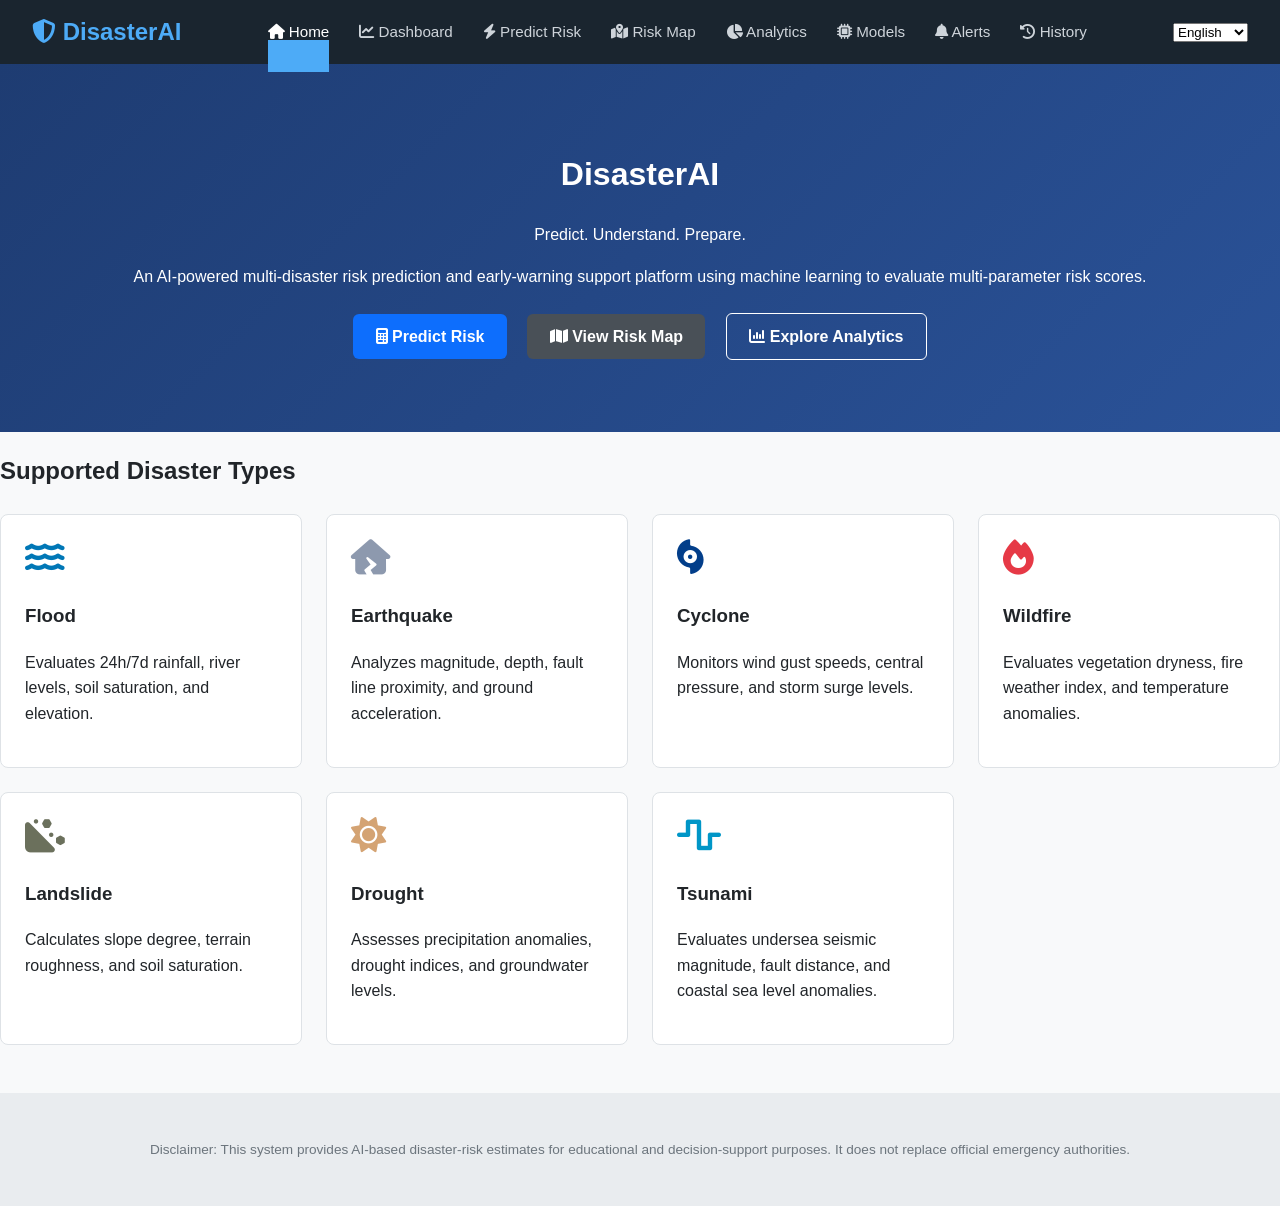
<file: templates/index.html>
<!DOCTYPE html>
<html lang="en">
<head>
    <meta charset="UTF-8">
    <meta name="viewport" content="width=device-width, initial-scale=1.0">
    <title>DisasterAI - AI Multi-Disaster Prediction Platform</title>
    <link rel="stylesheet" href="/static/css/style.css">
    <link rel="stylesheet" href="https://cdnjs.cloudflare.com/ajax/libs/font-awesome/6.4.0/css/all.min.css">
</head>
<body>
    <nav class="navbar">
        <div class="logo"><i class="fa-solid fa-shield-halved"></i> DisasterAI</div>
        <div class="nav-links">
            <a href="/" class="active"><i class="fa-solid fa-house"></i> Home</a>
            <a href="/dashboard"><i class="fa-solid fa-chart-line"></i> Dashboard</a>
            <a href="/prediction"><i class="fa-solid fa-bolt"></i> Predict Risk</a>
            <a href="/map"><i class="fa-solid fa-map-location-dot"></i> Risk Map</a>
            <a href="/analytics"><i class="fa-solid fa-chart-pie"></i> Analytics</a>
            <a href="/models"><i class="fa-solid fa-microchip"></i> Models</a>
            <a href="/alerts"><i class="fa-solid fa-bell"></i> Alerts</a>
            <a href="/history"><i class="fa-solid fa-clock-rotate-left"></i> History</a>
        </div>
        <div class="lang-selector">
            <select id="languageSelect" onchange="changeLanguage(this.value)">
                <option value="en">English</option>
                <option value="ta">தமிழ்</option>
                <option value="hi">हिन्दी</option>
                <option value="te">తెలుగు</option>
                <option value="ml">മലയാളം</option>
                <option value="kn">ಕನ್ನಡ</option>
                <option value="bn">বাংলা</option>
            </select>
        </div>
    </nav>

    <header class="hero">
        <div class="hero-content">
            <h1 data-i18n="app_title">DisasterAI</h1>
            <p class="subtitle" data-i18n="subtitle">Predict. Understand. Prepare.</p>
            <p class="desc">An AI-powered multi-disaster risk prediction and early-warning support platform using machine learning to evaluate multi-parameter risk scores.</p>
            <div class="hero-buttons">
                <a href="/prediction" class="btn btn-primary"><i class="fa-solid fa-calculator"></i> Predict Risk</a>
                <a href="/map" class="btn btn-secondary"><i class="fa-solid fa-map"></i> View Risk Map</a>
                <a href="/analytics" class="btn btn-outline"><i class="fa-solid fa-chart-column"></i> Explore Analytics</a>
            </div>
        </div>
    </header>

    <section class="disaster-cards">
        <h2>Supported Disaster Types</h2>
        <div class="card-grid">
            <div class="card"><i class="fa-solid fa-water icon-flood"></i><h3>Flood</h3><p>Evaluates 24h/7d rainfall, river levels, soil saturation, and elevation.</p></div>
            <div class="card"><i class="fa-solid fa-house-crack icon-earthquake"></i><h3>Earthquake</h3><p>Analyzes magnitude, depth, fault line proximity, and ground acceleration.</p></div>
            <div class="card"><i class="fa-solid fa-hurricane icon-cyclone"></i><h3>Cyclone</h3><p>Monitors wind gust speeds, central pressure, and storm surge levels.</p></div>
            <div class="card"><i class="fa-solid fa-fire icon-wildfire"></i><h3>Wildfire</h3><p>Evaluates vegetation dryness, fire weather index, and temperature anomalies.</p></div>
            <div class="card"><i class="fa-solid fa-hill-rockslide icon-landslide"></i><h3>Landslide</h3><p>Calculates slope degree, terrain roughness, and soil saturation.</p></div>
            <div class="card"><i class="fa-solid fa-sun icon-drought"></i><h3>Drought</h3><p>Assesses precipitation anomalies, drought indices, and groundwater levels.</p></div>
            <div class="card"><i class="fa-solid fa-wave-square icon-tsunami"></i><h3>Tsunami</h3><p>Evaluates undersea seismic magnitude, fault distance, and coastal sea level anomalies.</p></div>
        </div>
    </section>

    <footer class="footer">
        <p data-i18n="disclaimer">Disclaimer: This system provides AI-based disaster-risk estimates for educational and decision-support purposes. It does not replace official emergency authorities.</p>
    </footer>

    <script src="/static/js/app.js"></script>
</body>
</html>
</file>
<file: static/css/style.css>
:root {
    --primary-color: #0d6efd;
    --secondary-color: #495057;
    --background-color: #f8f9fa;
    --card-background: #ffffff;
    --text-color: #212529;
    --border-color: #dee2e6;
    
    --color-green: #198754;
    --color-yellow: #ffc107;
    --color-orange: #fd7e14;
    --color-red: #dc3545;
}

body {
    margin: 0;
    font-family: 'Segoe UI', Tahoma, Geneva, Verdana, sans-serif;
    background-color: var(--background-color);
    color: var(--text-color);
    line-height: 1.6;
}

.navbar {
    display: flex;
    justify-content: space-between;
    align-items: center;
    background-color: #1a252f;
    color: #fff;
    padding: 0.8rem 2rem;
}

.navbar .logo {
    font-size: 1.5rem;
    font-weight: bold;
    color: #4dabf7;
}

.nav-links a {
    color: #ced4da;
    text-decoration: none;
    margin: 0 0.8rem;
    font-size: 0.95rem;
}

.nav-links a.active, .nav-links a:hover {
    color: #fff;
    border-bottom: 2rem solid #4dabf7;
}

.container {
    max-width: 1200px;
    margin: 2rem auto;
    padding: 0 1rem;
}

.hero {
    background: linear-gradient(135deg, #1e3c72 0%, #2a5298 100%);
    color: white;
    padding: 4rem 2rem;
    text-align: center;
}

.hero-buttons .btn {
    margin: 0.5rem;
}

.btn {
    display: inline-block;
    padding: 0.6rem 1.4rem;
    border-radius: 6px;
    text-decoration: none;
    font-weight: 600;
    cursor: pointer;
    border: none;
}

.btn-primary { background-color: var(--primary-color); color: white; }
.btn-secondary { background-color: var(--secondary-color); color: white; }
.btn-outline { border: 1px solid white; color: white; background: transparent; }
.btn-block { width: 100%; display: block; }

.metrics-grid {
    display: grid;
    grid-template-columns: repeat(auto-fit, minmax(220px, 1fr));
    gap: 1.5rem;
    margin-bottom: 2rem;
}

.metric-card {
    background: var(--card-background);
    padding: 1.5rem;
    border-radius: 8px;
    box-shadow: 0 2px 8px rgba(0,0,0,0.05);
    display: flex;
    align-items: center;
    gap: 1rem;
}

.metric-card i { font-size: 2rem; color: var(--primary-color); }

.grid-2col {
    display: grid;
    grid-template-columns: 1fr 1fr;
    gap: 1.5rem;
}

@media (max-width: 768px) {
    .grid-2col { grid-template-columns: 1fr; }
    .navbar { flex-direction: column; gap: 1rem; }
}

.card-grid {
    display: grid;
    grid-template-columns: repeat(auto-fit, minmax(250px, 1fr));
    gap: 1.5rem;
    margin-top: 1.5rem;
}

.card {
    background: white;
    padding: 1.5rem;
    border-radius: 8px;
    border: 1px solid var(--border-color);
}

.card i { font-size: 2.2rem; margin-bottom: 0.5rem; }
.icon-flood { color: #0077b6; }
.icon-earthquake { color: #8d99ae; }
.icon-cyclone { color: #023e8a; }
.icon-wildfire { color: #e63946; }
.icon-landslide { color: #6b705c; }
.icon-drought { color: #d4a373; }
.icon-tsunami { color: #0096c7; }

.data-table {
    width: 100%;
    border-collapse: collapse;
    background: white;
}

.data-table th, .data-table td {
    padding: 0.75rem;
    border: 1px solid var(--border-color);
    text-align: left;
}

.data-table th { background-color: #e9ecef; }

.badge {
    padding: 0.25rem 0.6rem;
    border-radius: 4px;
    font-size: 0.85rem;
    font-weight: bold;
    color: white;
}
.badge-green { background-color: var(--color-green); }
.badge-yellow { background-color: var(--color-yellow); color: black; }
.badge-orange { background-color: var(--color-orange); }
.badge-red { background-color: var(--color-red); }

.footer {
    text-align: center;
    padding: 2rem;
    background: #e9ecef;
    margin-top: 3rem;
    font-size: 0.85rem;
    color: #6c757d;
}
</file>
